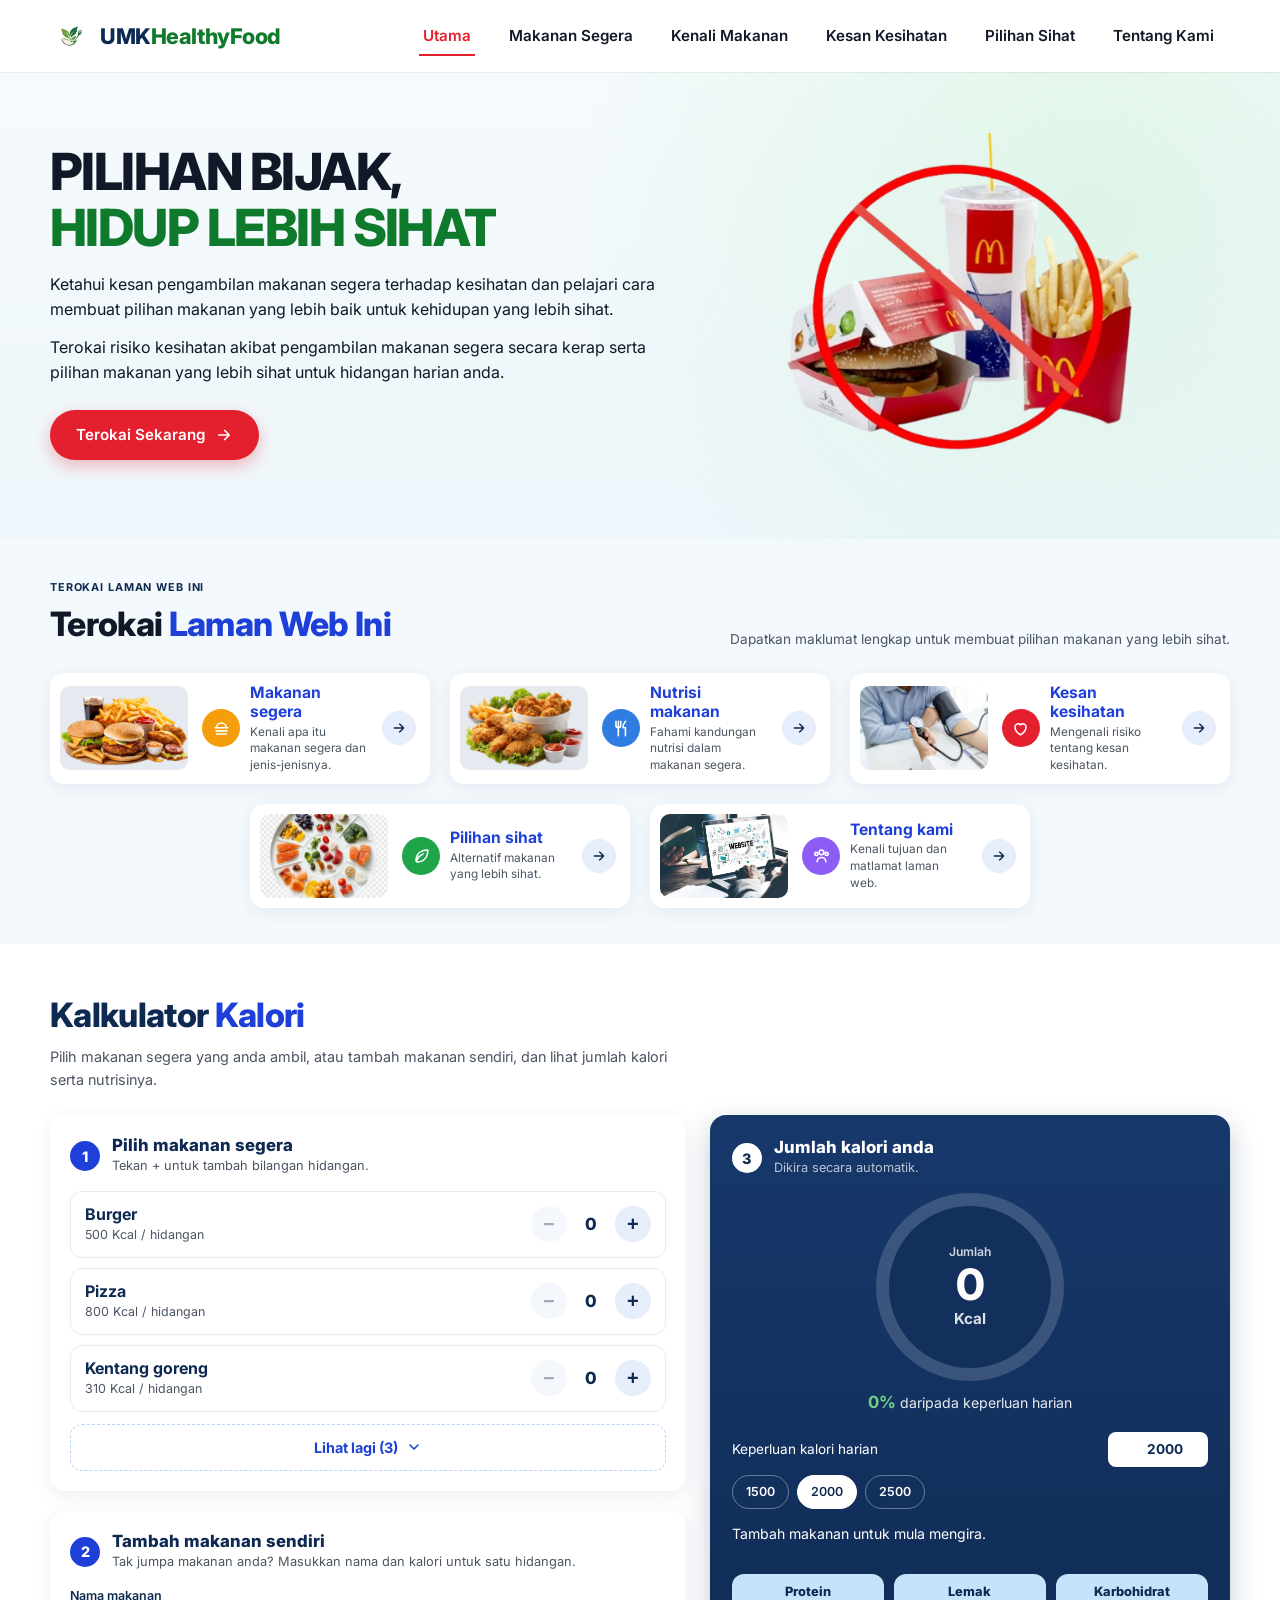
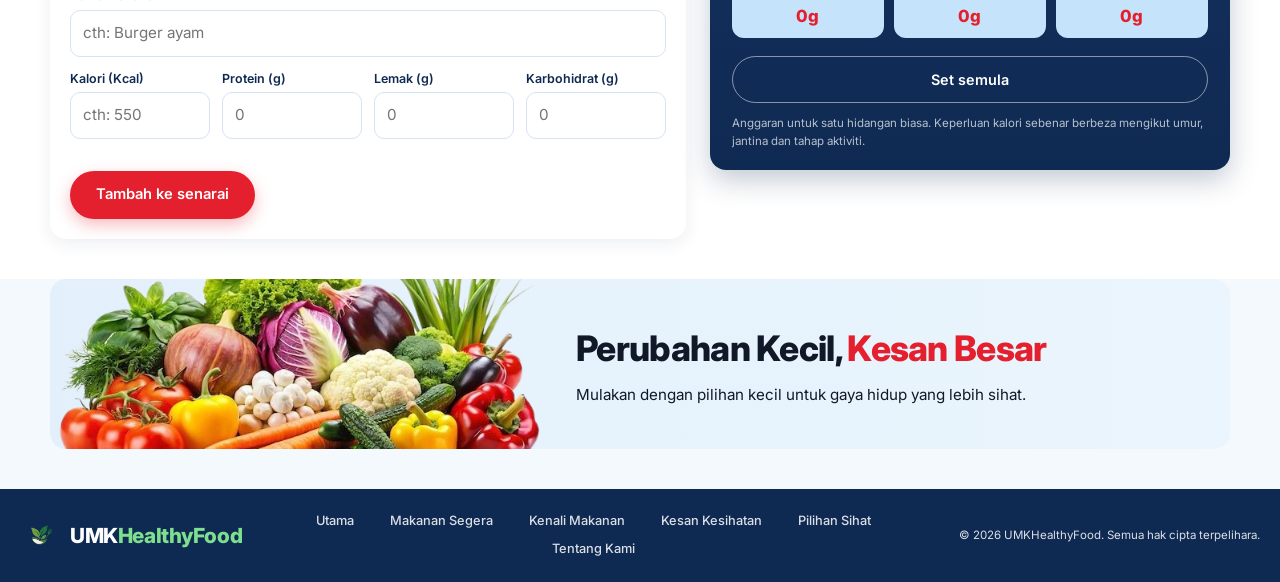
<file: index.html>
<!DOCTYPE html>
<html lang="ms">
<head>
  <meta charset="UTF-8">
  <meta name="viewport" content="width=device-width, initial-scale=1.0">
  <title>UMKHealthyFood </title>
  <link rel="preconnect" href="https://fonts.googleapis.com">
  <link rel="preconnect" href="https://fonts.gstatic.com" crossorigin>
  <link href="https://fonts.googleapis.com/css2?family=Inter:wght@400;500;600;700;800&display=swap" rel="stylesheet">
  <link rel="stylesheet" href="style.css">
  <link rel="stylesheet" href="makanan-segera.css">
  <link rel="stylesheet" href="kalkulator.css">
</head>
<body>

  <!-- NAVBAR -->
  <header class="navbar">
    <div class="container navbar__inner">
      <a href="index.html" class="brand">
        <img src="assets/logo.png" alt="" class="brand__logo">
        <span class="brand__text">UMK<span>HealthyFood</span></span>
      </a>

      <button class="nav-toggle" id="navToggle" aria-label="Buka menu" aria-expanded="false">
        <span></span><span></span><span></span>
      </button>

      <nav class="nav nav--underline" id="nav">
        <ul>
          <li><a href="index.html" class="active">Utama</a></li>
          <li><a href="makanan-segera.html">Makanan Segera</a></li>
          <li><a href="kenali-makanan.html">Kenali Makanan</a></li>
          <li><a href="kesan-kesihatan.html">Kesan Kesihatan</a></li>
          <li><a href="pilihan-sihat.html">Pilihan Sihat</a></li>
          <li><a href="tentang-kami.html">Tentang Kami</a></li>
        </ul>
      </nav>
    </div>
  </header>

  <main>
    <!-- HERO -->
    <section class="hero">
      <div class="container hero__inner">
        <div class="hero__text">
          <h1>PILIHAN BIJAK,<br><span>HIDUP LEBIH SIHAT</span></h1>
          <p class="hero__lead">Ketahui kesan pengambilan makanan segera terhadap kesihatan dan pelajari cara membuat pilihan makanan yang lebih baik untuk kehidupan yang lebih sihat.</p>
          <p>Terokai risiko kesihatan akibat pengambilan makanan segera secara kerap serta pilihan makanan yang lebih sihat untuk hidangan harian anda.</p>
          <a href="makanan-segera.html" class="btn">
            Terokai Sekarang
            <svg viewBox="0 0 24 24" aria-hidden="true"><path d="M5 12h14M13 6l6 6-6 6"/></svg>
          </a>
        </div>
        <div class="hero__image">
          <img src="assets/hero.png" alt="Makanan segera">
        </div>
      </div>
    </section>

    <!-- EXPLORE -->
    <section class="explore">
      <div class="container">
        <div class="explore__head">
          <div>
            <span class="eyebrow">Terokai laman web ini</span>
            <h2>Terokai <span>Laman Web Ini</span></h2>
          </div>
          <p>Dapatkan maklumat lengkap untuk membuat pilihan makanan yang lebih sihat.</p>
        </div>

        <div class="cards">
          <a href="makanan-segera.html" class="card">
            <img src="assets/burger.png" alt="" class="card__thumb">
            <div class="card__body">
              <span class="icon icon--orange">
                <svg viewBox="0 0 24 24"><path d="M4 11h16M5 15h14M6 19h12M6 11a6 6 0 0 1 12 0"/></svg>
              </span>
              <div>
                <h3>Makanan segera</h3>
                <p>Kenali apa itu makanan segera dan jenis-jenisnya.</p>
              </div>
            </div>
            <span class="arrow"><svg viewBox="0 0 24 24"><path d="M5 12h14M13 6l6 6-6 6"/></svg></span>
          </a>

          <a href="kenali-makanan.html" class="card">
            <img src="assets/makanan.png" alt="" class="card__thumb">
            <div class="card__body">
              <span class="icon icon--blue">
                <svg viewBox="0 0 24 24"><path d="M8 3v7M5 3v5a3 3 0 0 0 6 0V3M8 11v10M17 3c-2 2-3 5-3 8h3v10"/></svg>
              </span>
              <div>
                <h3>Nutrisi makanan</h3>
                <p>Fahami kandungan nutrisi dalam makanan segera.</p>
              </div>
            </div>
            <span class="arrow"><svg viewBox="0 0 24 24"><path d="M5 12h14M13 6l6 6-6 6"/></svg></span>
          </a>

          <a href="kesan-kesihatan.html" class="card">
            <img src="assets/kesihatan.jpg" alt="" class="card__thumb">
            <div class="card__body">
              <span class="icon icon--red">
                <svg viewBox="0 0 24 24"><path d="M12 20s-7-4.4-7-10a4 4 0 0 1 7-2.6A4 4 0 0 1 19 10c0 5.6-7 10-7 10z"/></svg>
              </span>
              <div>
                <h3>Kesan kesihatan</h3>
                <p>Mengenali risiko tentang kesan kesihatan.</p>
              </div>
            </div>
            <span class="arrow"><svg viewBox="0 0 24 24"><path d="M5 12h14M13 6l6 6-6 6"/></svg></span>
          </a>

          <a href="pilihan-sihat.html" class="card">
            <img src="assets/nutrisi.jpg" alt="" class="card__thumb">
            <div class="card__body">
              <span class="icon icon--green">
                <svg viewBox="0 0 24 24"><path d="M5 19c0-8 5-14 15-14 0 10-6 15-14 15M5 19c2-4 5-7 9-9"/></svg>
              </span>
              <div>
                <h3>Pilihan sihat</h3>
                <p>Alternatif makanan yang lebih sihat.</p>
              </div>
            </div>
            <span class="arrow"><svg viewBox="0 0 24 24"><path d="M5 12h14M13 6l6 6-6 6"/></svg></span>
          </a>

          <a href="tentang-kami.html" class="card">
            <img src="assets/website.jpg" alt="" class="card__thumb">
            <div class="card__body">
              <span class="icon icon--purple">
                <svg viewBox="0 0 24 24"><circle cx="12" cy="8" r="3"/><circle cx="5.5" cy="10" r="2"/><circle cx="18.5" cy="10" r="2"/><path d="M6.5 20c0-3.3 2.5-5.5 5.5-5.5s5.5 2.2 5.5 5.5"/></svg>
              </span>
              <div>
                <h3>Tentang kami</h3>
                <p>Kenali tujuan dan matlamat laman web.</p>
              </div>
            </div>
            <span class="arrow"><svg viewBox="0 0 24 24"><path d="M5 12h14M13 6l6 6-6 6"/></svg></span>
          </a>
        </div>
      </div>
    </section>

    <!-- KALKULATOR KALORI -->
    <section class="calc" id="kalkulator" data-state="ok">
      <div class="container">
        <div class="calc__head">
          <h2>Kalkulator <span>Kalori</span></h2>
          <p>Pilih makanan segera yang anda ambil, atau tambah makanan sendiri, dan lihat jumlah kalori serta nutrisinya.</p>
        </div>

        <div class="calc__grid">
          <div class="calc__left">

            <!-- 1. PILIH MAKANAN -->
            <div class="calc__card" id="calcList">
              <div class="calc__card-head">
                <span class="calc__step">1</span>
                <div>
                  <h3>Pilih makanan segera</h3>
                  <p>Tekan + untuk tambah bilangan hidangan.</p>
                </div>
              </div>

              <div class="calc__items">
              <div class="calc-row" data-kcal="500" data-protein="25" data-fat="26" data-carb="42">
                <div class="calc-row__info">
                  <h3>Burger</h3>
                  <p>500 Kcal / hidangan</p>
                  <span class="calc-row__sub" hidden></span>
                </div>
                <div class="stepper">
                  <button type="button" data-step="-1" aria-label="Kurangkan Burger" disabled>&minus;</button>
                  <output aria-label="Bilangan Burger">0</output>
                  <button type="button" data-step="1" aria-label="Tambah Burger">+</button>
                </div>
              </div>
              <div class="calc-row" data-kcal="800" data-protein="32" data-fat="30" data-carb="100">
                <div class="calc-row__info">
                  <h3>Pizza</h3>
                  <p>800 Kcal / hidangan</p>
                  <span class="calc-row__sub" hidden></span>
                </div>
                <div class="stepper">
                  <button type="button" data-step="-1" aria-label="Kurangkan Pizza" disabled>&minus;</button>
                  <output aria-label="Bilangan Pizza">0</output>
                  <button type="button" data-step="1" aria-label="Tambah Pizza">+</button>
                </div>
              </div>
              <div class="calc-row" data-kcal="310" data-protein="4" data-fat="15" data-carb="41">
                <div class="calc-row__info">
                  <h3>Kentang goreng</h3>
                  <p>310 Kcal / hidangan</p>
                  <span class="calc-row__sub" hidden></span>
                </div>
                <div class="stepper">
                  <button type="button" data-step="-1" aria-label="Kurangkan Kentang goreng" disabled>&minus;</button>
                  <output aria-label="Bilangan Kentang goreng">0</output>
                  <button type="button" data-step="1" aria-label="Tambah Kentang goreng">+</button>
                </div>
              </div>
              </div>

              <div class="calc__items" id="calcMore" hidden>
              <div class="calc-row" data-kcal="600" data-protein="40" data-fat="38" data-carb="25">
                <div class="calc-row__info">
                  <h3>Ayam goreng</h3>
                  <p>600 Kcal / hidangan</p>
                  <span class="calc-row__sub" hidden></span>
                </div>
                <div class="stepper">
                  <button type="button" data-step="-1" aria-label="Kurangkan Ayam goreng" disabled>&minus;</button>
                  <output aria-label="Bilangan Ayam goreng">0</output>
                  <button type="button" data-step="1" aria-label="Tambah Ayam goreng">+</button>
                </div>
              </div>
              <div class="calc-row" data-kcal="450" data-protein="12" data-fat="20" data-carb="56">
                <div class="calc-row__info">
                  <h3>Maggi</h3>
                  <p>450 Kcal / hidangan</p>
                  <span class="calc-row__sub" hidden></span>
                </div>
                <div class="stepper">
                  <button type="button" data-step="-1" aria-label="Kurangkan Maggi" disabled>&minus;</button>
                  <output aria-label="Bilangan Maggi">0</output>
                  <button type="button" data-step="1" aria-label="Tambah Maggi">+</button>
                </div>
              </div>
              <div class="calc-row" data-kcal="760" data-protein="12" data-fat="39" data-carb="90">
                <div class="calc-row__info">
                  <h3>Donut</h3>
                  <p>760 Kcal / hidangan</p>
                  <span class="calc-row__sub" hidden></span>
                </div>
                <div class="stepper">
                  <button type="button" data-step="-1" aria-label="Kurangkan Donut" disabled>&minus;</button>
                  <output aria-label="Bilangan Donut">0</output>
                  <button type="button" data-step="1" aria-label="Tambah Donut">+</button>
                </div>
              </div>
              </div>

              <button type="button" class="calc__more" id="calcMoreBtn" aria-expanded="false" aria-controls="calcMore">
                <span id="calcMoreText">Lihat lagi (3)</span>
                <svg viewBox="0 0 24 24" aria-hidden="true"><path d="M6 9l6 6 6-6"/></svg>
              </button>

              <div class="calc__custom-list" id="calcCustomWrap" hidden>
                <h4>Makanan tambahan anda</h4>
                <div class="calc__items" id="calcCustom"></div>
              </div>
            </div>

            <!-- 2. TAMBAH MAKANAN SENDIRI -->
            <form class="calc__card calc__custom" id="calcForm" autocomplete="off">
              <div class="calc__card-head">
                <span class="calc__step">2</span>
                <div>
                  <h3>Tambah makanan sendiri</h3>
                  <p>Tak jumpa makanan anda? Masukkan nama dan kalori untuk satu hidangan.</p>
                </div>
              </div>
              <div class="calc__fields">
                <label class="field field--wide">
                  <span>Nama makanan</span>
                  <input type="text" id="cName" maxlength="30" required placeholder="cth: Burger ayam">
                </label>
                <label class="field">
                  <span>Kalori (Kcal)</span>
                  <input type="number" id="cKcal" min="1" max="5000" step="1" inputmode="numeric" required placeholder="cth: 550">
                </label>
                <label class="field">
                  <span>Protein (g)</span>
                  <input type="number" id="cProtein" min="0" max="500" step="0.1" inputmode="decimal" placeholder="0">
                </label>
                <label class="field">
                  <span>Lemak (g)</span>
                  <input type="number" id="cFat" min="0" max="500" step="0.1" inputmode="decimal" placeholder="0">
                </label>
                <label class="field">
                  <span>Karbohidrat (g)</span>
                  <input type="number" id="cCarb" min="0" max="500" step="0.1" inputmode="decimal" placeholder="0">
                </label>
              </div>
              <p class="calc__error" id="cError" role="alert"></p>
              <button type="submit" class="calc__add">Tambah ke senarai</button>
            </form>
          </div>

          <!-- 3. JUMLAH KALORI -->
          <aside class="calc__result" id="calcResult">
            <div class="calc__card-head">
              <span class="calc__step">3</span>
              <div>
                <h3>Jumlah kalori anda</h3>
                <p>Dikira secara automatik.</p>
              </div>
            </div>

            <div class="calc__ring" id="calcRing">
              <div class="calc__ring-in">
                <span class="calc__ring-label">Jumlah</span>
                <strong id="calcTotal">0</strong>
                <span class="calc__ring-unit">Kcal</span>
              </div>
            </div>
            <p class="calc__pct"><strong id="calcPct">0%</strong> daripada keperluan harian</p>

            <label class="calc__target">
              <span>Keperluan kalori harian</span>
              <input type="number" id="calcTarget" value="2000" min="1000" max="5000" step="50" inputmode="numeric">
            </label>
            <div class="calc__chips" id="calcChips">
              <button type="button" data-target="1500">1500</button>
              <button type="button" data-target="2000" class="is-active">2000</button>
              <button type="button" data-target="2500">2500</button>
            </div>

            <p class="calc__msg" id="calcMsg" aria-live="polite">Tambah makanan untuk mula mengira.</p>

            <ul class="calc__breakdown" id="calcBreakdown" hidden></ul>

            <div class="calc__macros">
              <div class="calc__macro"><span>Protein</span><strong id="calcProtein">0g</strong></div>
              <div class="calc__macro"><span>Lemak</span><strong id="calcFat">0g</strong></div>
              <div class="calc__macro"><span>Karbohidrat</span><strong id="calcCarb">0g</strong></div>
            </div>

            <button type="button" class="calc__reset" id="calcReset">Set semula</button>
            <p class="calc__note">Anggaran untuk satu hidangan biasa. Keperluan kalori sebenar berbeza mengikut umur, jantina dan tahap aktiviti.</p>
          </aside>
        </div>

        <!-- Bar ringkas untuk mobile -->
        <a class="calc__mini" href="#calcResult" aria-label="Lihat ringkasan jumlah kalori">
          <div class="calc__mini-total">
            <span>Jumlah kalori</span>
            <strong id="miniTotal">0</strong><small>Kcal</small>
          </div>
          <div class="calc__mini-bar"><span id="miniBar"></span></div>
          <span class="calc__mini-link">Lihat</span>
        </a>
      </div>
    </section>

    <!-- BANNER -->
    <section class="banner-wrap">
      <div class="container">
        <div class="banner">
          <img src="assets/sayurr.png" alt="" class="banner__img">
          <div class="banner__text">
            <h2>Perubahan Kecil, <span>Kesan Besar</span></h2>
            <p>Mulakan dengan pilihan kecil untuk gaya hidup yang lebih sihat.</p>
          </div>
        </div>
      </div>
    </section>
  </main>

  <!-- FOOTER -->
  <footer class="footer footer--seg">
    <div class="seg-wide footer__inner">
      <a href="index.html" class="brand brand--light">
        <img src="assets/logo.png" alt="" class="brand__logo">
        <span class="brand__text">UMK<span>HealthyFood</span></span>
      </a>

      <ul class="footer__nav">
        <li><a href="index.html">Utama</a></li>
        <li><a href="makanan-segera.html">Makanan Segera</a></li>
        <li><a href="kenali-makanan.html">Kenali Makanan</a></li>
        <li><a href="kesan-kesihatan.html">Kesan Kesihatan</a></li>
        <li><a href="pilihan-sihat.html">Pilihan Sihat</a></li>
        <li><a href="tentang-kami.html">Tentang Kami</a></li>
      </ul>

      <p class="footer__copy">&copy; 2026 UMKHealthyFood. Semua hak cipta terpelihara.</p>
    </div>
  </footer>

  <script>
    const toggle = document.getElementById('navToggle');
    const nav = document.getElementById('nav');
    toggle.addEventListener('click', () => {
      const open = nav.classList.toggle('open');
      toggle.classList.toggle('open', open);
      toggle.setAttribute('aria-expanded', open);
    });

    // ---------- KALKULATOR KALORI ----------
    (function () {
      const root = document.getElementById('kalkulator');
      const list = document.getElementById('calcList');
      const more = document.getElementById('calcMore');
      const moreBtn = document.getElementById('calcMoreBtn');
      const moreText = document.getElementById('calcMoreText');
      const customBox = document.getElementById('calcCustom');
      const customWrap = document.getElementById('calcCustomWrap');
      const form = document.getElementById('calcForm');
      const errorEl = document.getElementById('cError');
      const targetInput = document.getElementById('calcTarget');
      const chips = document.getElementById('calcChips');
      const ring = document.getElementById('calcRing');
      const msg = document.getElementById('calcMsg');
      const breakdown = document.getElementById('calcBreakdown');
      const miniBar = document.getElementById('miniBar');
      const MAX_QTY = 20;
      const MAX_CUSTOM = 10;
      const STORAGE_KEY = 'umkhf-makanan-sendiri';

      const round1 = n => Math.round(n * 10) / 10;
      const fmt = n => n.toLocaleString('ms-MY');

      // ----- makanan tambahan pengguna -----
      function loadCustom() {
        try {
          const data = JSON.parse(localStorage.getItem(STORAGE_KEY) || '[]');
          if (!Array.isArray(data)) return [];
          return data.filter(i => i && typeof i.name === 'string' && Number.isFinite(i.kcal)).slice(0, MAX_CUSTOM);
        } catch (e) { return []; }
      }
      function saveCustom() {
        const items = [...customBox.querySelectorAll('.calc-row')].map(row => ({
          name: row.querySelector('h3').firstChild.textContent,
          kcal: Number(row.dataset.kcal),
          protein: Number(row.dataset.protein),
          fat: Number(row.dataset.fat),
          carb: Number(row.dataset.carb)
        }));
        try { localStorage.setItem(STORAGE_KEY, JSON.stringify(items)); } catch (e) { /* abaikan */ }
      }

      function el(tag, className, text) {
        const node = document.createElement(tag);
        if (className) node.className = className;
        if (text !== undefined) node.textContent = text;
        return node;
      }

      function createRow(item) {
        const row = el('div', 'calc-row calc-row--custom');
        row.dataset.kcal = item.kcal;
        row.dataset.protein = item.protein || 0;
        row.dataset.fat = item.fat || 0;
        row.dataset.carb = item.carb || 0;

        const title = el('h3', '', item.name);
        title.append(el('span', 'calc-row__tag', 'Tambahan'));
        const sub = el('span', 'calc-row__sub');
        sub.hidden = true;
        const info = el('div', 'calc-row__info');
        info.append(title, el('p', '', item.kcal + ' Kcal / hidangan'), sub);

        const stepper = el('div', 'stepper');
        const minus = el('button', '', '\u2212');
        minus.type = 'button'; minus.dataset.step = '-1'; minus.disabled = true;
        minus.setAttribute('aria-label', 'Kurangkan ' + item.name);
        const out = el('output', '', '0');
        out.setAttribute('aria-label', 'Bilangan ' + item.name);
        const plus = el('button', '', '+');
        plus.type = 'button'; plus.dataset.step = '1';
        plus.setAttribute('aria-label', 'Tambah ' + item.name);
        stepper.append(minus, out, plus);

        const remove = el('button', 'calc-row__remove', '\u00D7');
        remove.type = 'button'; remove.dataset.remove = '1';
        remove.setAttribute('aria-label', 'Buang ' + item.name);

        const actions = el('div', 'calc-row__actions');
        actions.append(stepper, remove);
        row.append(info, actions);
        return row;
      }

      function syncCustomWrap() {
        customWrap.hidden = customBox.children.length === 0;
      }

      // ----- kiraan & paparan -----
      function update() {
        let kcal = 0, protein = 0, fat = 0, carb = 0;
        const picked = [];

        list.querySelectorAll('.calc-row').forEach(row => {
          const q = Number(row.querySelector('output').textContent);
          const rowKcal = q * Number(row.dataset.kcal);
          kcal += rowKcal;
          protein += q * Number(row.dataset.protein);
          fat += q * Number(row.dataset.fat);
          carb += q * Number(row.dataset.carb);

          row.classList.toggle('is-selected', q > 0);
          row.querySelector('[data-step="-1"]').disabled = q <= 0;
          row.querySelector('[data-step="1"]').disabled = q >= MAX_QTY;

          const sub = row.querySelector('.calc-row__sub');
          sub.hidden = q === 0;
          sub.textContent = q > 0 ? q + ' \u00D7 ' + row.dataset.kcal + ' = ' + fmt(rowKcal) + ' Kcal' : '';

          if (q > 0) picked.push({ name: row.querySelector('h3').firstChild.textContent, q: q, kcal: rowKcal });
        });

        const target = Math.max(Number(targetInput.value) || 2000, 1);
        const pct = Math.round((kcal / target) * 100);
        const state = pct > 100 ? 'over' : pct >= 75 ? 'warn' : 'ok';

        root.dataset.state = state;
        ring.style.setProperty('--pct', Math.min(pct, 100));
        document.getElementById('calcTotal').textContent = fmt(kcal);
        document.getElementById('miniTotal').textContent = fmt(kcal);
        document.getElementById('calcPct').textContent = pct + '%';
        miniBar.style.width = Math.min(pct, 100) + '%';
        document.getElementById('calcProtein').textContent = round1(protein) + 'g';
        document.getElementById('calcFat').textContent = round1(fat) + 'g';
        document.getElementById('calcCarb').textContent = round1(carb) + 'g';

        if (kcal === 0) {
          msg.textContent = 'Tambah makanan untuk mula mengira.';
        } else if (state === 'over') {
          msg.textContent = 'Melebihi keperluan harian anda. Cuba kurangkan atau pilih alternatif lebih sihat.';
        } else if (state === 'warn') {
          msg.textContent = 'Hampir mencapai had keperluan harian anda.';
        } else {
          msg.textContent = 'Masih dalam had keperluan harian anda.';
        }

        // ringkasan makanan yang dipilih
        breakdown.textContent = '';
        picked.forEach(p => {
          const li = el('li');
          li.append(el('span', '', p.name + ' \u00D7 ' + p.q), el('strong', '', fmt(p.kcal) + ' Kcal'));
          breakdown.append(li);
        });
        breakdown.hidden = picked.length === 0;

        chips.querySelectorAll('button').forEach(b => {
          b.classList.toggle('is-active', Number(b.dataset.target) === target);
        });
      }

      // ----- Lihat lagi / Tunjuk kurang -----
      const moreCount = more.querySelectorAll('.calc-row').length;
      moreBtn.addEventListener('click', () => {
        const opening = more.hidden;
        more.hidden = !opening;
        moreBtn.setAttribute('aria-expanded', String(opening));
        moreText.textContent = opening ? 'Tunjuk kurang' : 'Lihat lagi (' + moreCount + ')';
      });

      // ----- klik + / - / buang (event delegation) -----
      list.addEventListener('click', e => {
        const btn = e.target.closest('button');
        const row = btn && btn.closest('.calc-row');
        if (!row) return;
        if (btn.dataset.remove) {
          row.remove();
          syncCustomWrap();
          saveCustom();
        } else if (btn.dataset.step) {
          const out = row.querySelector('output');
          const next = Number(out.textContent) + Number(btn.dataset.step);
          out.textContent = Math.min(Math.max(next, 0), MAX_QTY);
        }
        update();
      });

      // ----- borang makanan sendiri -----
      form.addEventListener('submit', e => {
        e.preventDefault();
        errorEl.textContent = '';

        const name = document.getElementById('cName').value.trim();
        const kcal = Number(document.getElementById('cKcal').value);
        const protein = Number(document.getElementById('cProtein').value) || 0;
        const fat = Number(document.getElementById('cFat').value) || 0;
        const carb = Number(document.getElementById('cCarb').value) || 0;

        if (!name) { errorEl.textContent = 'Sila masukkan nama makanan.'; return; }
        if (!Number.isFinite(kcal) || kcal < 1 || kcal > 5000) { errorEl.textContent = 'Kalori mesti antara 1 hingga 5000 Kcal.'; return; }
        if (protein < 0 || fat < 0 || carb < 0 || protein > 500 || fat > 500 || carb > 500) { errorEl.textContent = 'Nilai nutrisi mesti antara 0 hingga 500 g.'; return; }
        if (customBox.children.length >= MAX_CUSTOM) { errorEl.textContent = 'Maksimum ' + MAX_CUSTOM + ' makanan tambahan. Buang satu dahulu.'; return; }

        const row = createRow({ name: name, kcal: Math.round(kcal), protein: protein, fat: fat, carb: carb });
        row.querySelector('output').textContent = 1; // terus dikira 1 hidangan
        customBox.appendChild(row);
        syncCustomWrap();
        saveCustom();
        form.reset();
        document.getElementById('cName').focus();
        update();
      });

      // ----- sasaran kalori harian -----
      targetInput.addEventListener('input', update);
      chips.addEventListener('click', e => {
        const b = e.target.closest('button');
        if (!b) return;
        targetInput.value = b.dataset.target;
        update();
      });

      document.getElementById('calcReset').addEventListener('click', () => {
        list.querySelectorAll('.calc-row output').forEach(o => { o.textContent = 0; });
        update();
      });

      loadCustom().forEach(item => customBox.appendChild(createRow(item)));
      syncCustomWrap();
      update();
    })();
  </script>
</body>
</html>
</file>
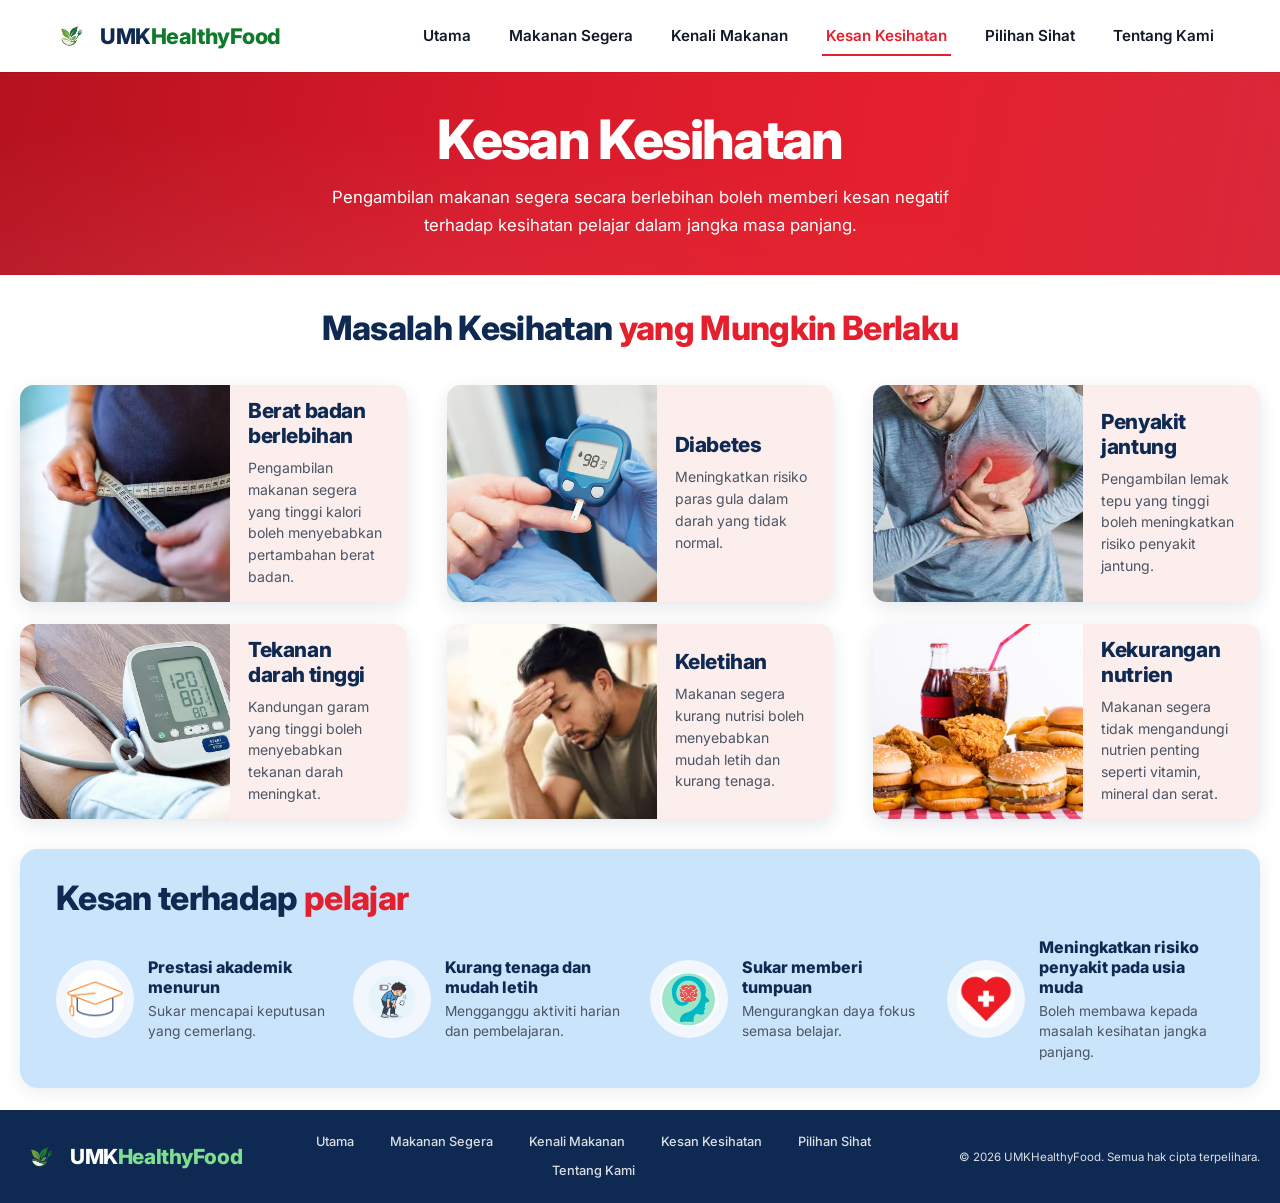
<file: kesan-kesihatan.html>
<!DOCTYPE html>
<html lang="ms">
<head>
  <meta charset="UTF-8">
  <meta name="viewport" content="width=device-width, initial-scale=1.0">
  <title>Kesan Kesihatan | UMKHealthyFood</title>
  <link rel="preconnect" href="https://fonts.googleapis.com">
  <link rel="preconnect" href="https://fonts.gstatic.com" crossorigin>
  <link href="https://fonts.googleapis.com/css2?family=Inter:wght@400;500;600;700;800&display=swap" rel="stylesheet">
  <link rel="stylesheet" href="style.css">
  <link rel="stylesheet" href="makanan-segera.css">
  <link rel="stylesheet" href="kesan-kesihatan.css">
</head>
<body>

  <!-- NAVBAR -->
  <header class="navbar">
    <div class="container navbar__inner">
      <a href="index.html" class="brand">
        <img src="assets/logo.png" alt="" class="brand__logo">
        <span class="brand__text">UMK<span>HealthyFood</span></span>
      </a>

      <nav class="nav nav--underline" id="nav">
        <ul>
          <li><a href="index.html">Utama</a></li>
          <li><a href="makanan-segera.html">Makanan Segera</a></li>
          <li><a href="kenali-makanan.html">Kenali Makanan</a></li>
          <li><a href="kesan-kesihatan.html" class="active">Kesan Kesihatan</a></li>
          <li><a href="pilihan-sihat.html">Pilihan Sihat</a></li>
          <li><a href="tentang-kami.html">Tentang Kami</a></li>
        </ul>
      </nav>

     
      <button class="nav-toggle" id="navToggle" aria-label="Buka menu" aria-expanded="false">
        <span></span><span></span><span></span>
      </button>
    </div>
  </header>

  <main>
    <!-- HERO -->
    <section class="ks-hero">
      <div class="container ks-hero__inner">
        <div class="ks-hero__text">
          <h1>Kesan Kesihatan</h1>
          <p>Pengambilan makanan segera secara berlebihan boleh memberi kesan negatif terhadap kesihatan pelajar dalam jangka masa panjang.</p>
        </div>
      </div>
     
    </section>

    <!-- MASALAH KESIHATAN -->
    <section class="ks-problems">
      <div class="ks-wide">
        <div class="ks-title">
          <h2>Masalah Kesihatan <span>yang Mungkin Berlaku</span></h2>
        </div>
        <div class="ks-grid">
          <article class="ks-card">
            <img src="assets/beratbadan.webp" alt="Berat badan berlebihan">
            <div class="ks-card__body">
              <h3>Berat badan berlebihan</h3>
              <p>Pengambilan makanan segera yang tinggi kalori boleh menyebabkan pertambahan berat badan.</p>
            </div>
          </article>
          <article class="ks-card">
            <img src="assets/diabetes.avif" alt="Diabetes">
            <div class="ks-card__body">
              <h3>Diabetes</h3>
              <p>Meningkatkan risiko paras gula dalam darah yang tidak normal.</p>
            </div>
          </article>
          <article class="ks-card">
            <img src="assets/penyakitjantung.jpg" alt="Penyakit jantung">
            <div class="ks-card__body">
              <h3>Penyakit jantung</h3>
              <p>Pengambilan lemak tepu yang tinggi boleh meningkatkan risiko penyakit jantung.</p>
            </div>
          </article>
          <article class="ks-card">
            <img src="assets/tekanandarah.jpg" alt="Tekanan darah tinggi">
            <div class="ks-card__body">
              <h3>Tekanan darah tinggi</h3>
              <p>Kandungan garam yang tinggi boleh menyebabkan tekanan darah meningkat.</p>
            </div>
          </article>
          <article class="ks-card">
            <img src="assets/keletihan.jpg" alt="Keletihan">
            <div class="ks-card__body">
              <h3>Keletihan</h3>
              <p>Makanan segera kurang nutrisi boleh menyebabkan mudah letih dan kurang tenaga.</p>
            </div>
          </article>
          <article class="ks-card">
            <img src="assets/kurangnutrien.jpg" alt="Kekurangan nutrien">
            <div class="ks-card__body">
              <h3>Kekurangan nutrien</h3>
              <p>Makanan segera tidak mengandungi nutrien penting seperti vitamin, mineral dan serat.</p>
            </div>
          </article>
        </div>
      </div>
    </section>

    <!-- KESAN TERHADAP PELAJAR -->
    <section class="ks-impact-wrap">
      <div class="ks-wide">
        <div class="ks-impact">
          <h2>Kesan terhadap <span>pelajar</span></h2>
          <div class="ks-impact__list">
          <div class="ks-item">
            <img src="assets/akademik.jpg" alt="">
            <div>
              <h3>Prestasi akademik menurun</h3>
              <p>Sukar mencapai keputusan yang cemerlang.</p>
            </div>
          </div>
          <div class="ks-item">
            <img src="assets/mudahletih.png" alt="">
            <div>
              <h3>Kurang tenaga dan mudah letih</h3>
              <p>Mengganggu aktiviti harian dan pembelajaran.</p>
            </div>
          </div>
          <div class="ks-item">
            <img src="assets/tumpuan.jpg" alt="">
            <div>
              <h3>Sukar memberi tumpuan</h3>
              <p>Mengurangkan daya fokus semasa belajar.</p>
            </div>
          </div>
          <div class="ks-item">
            <img src="assets/risikopenyakit.jpg" alt="">
            <div>
              <h3>Meningkatkan risiko penyakit pada usia muda</h3>
              <p>Boleh membawa kepada masalah kesihatan jangka panjang.</p>
            </div>
          </div>
          </div>
        </div>
      </div>
    </section>
  </main>

  <!-- FOOTER -->
  <footer class="footer footer--seg">
    <div class="ks-wide footer__inner">
      <a href="index.html" class="brand brand--light">
        <img src="assets/logo.png" alt="" class="brand__logo">
        <span class="brand__text">UMK<span>HealthyFood</span></span>
      </a>

      <ul class="footer__nav">
        <li><a href="index.html">Utama</a></li>
        <li><a href="makanan-segera.html">Makanan Segera</a></li>
        <li><a href="kenali-makanan.html">Kenali Makanan</a></li>
        <li><a href="kesan-kesihatan.html">Kesan Kesihatan</a></li>
        <li><a href="pilihan-sihat.html">Pilihan Sihat</a></li>
        <li><a href="tentang-kami.html">Tentang Kami</a></li>
      </ul>

      <p class="footer__copy">&copy; 2026 UMKHealthyFood. Semua hak cipta terpelihara.</p>
    </div>
  </footer>

  <script>
    const toggle = document.getElementById('navToggle');
    const nav = document.getElementById('nav');
    toggle.addEventListener('click', () => {
      const open = nav.classList.toggle('open');
      toggle.classList.toggle('open', open);
      toggle.setAttribute('aria-expanded', open);
    });
  </script>
</body>
</html>
</file>
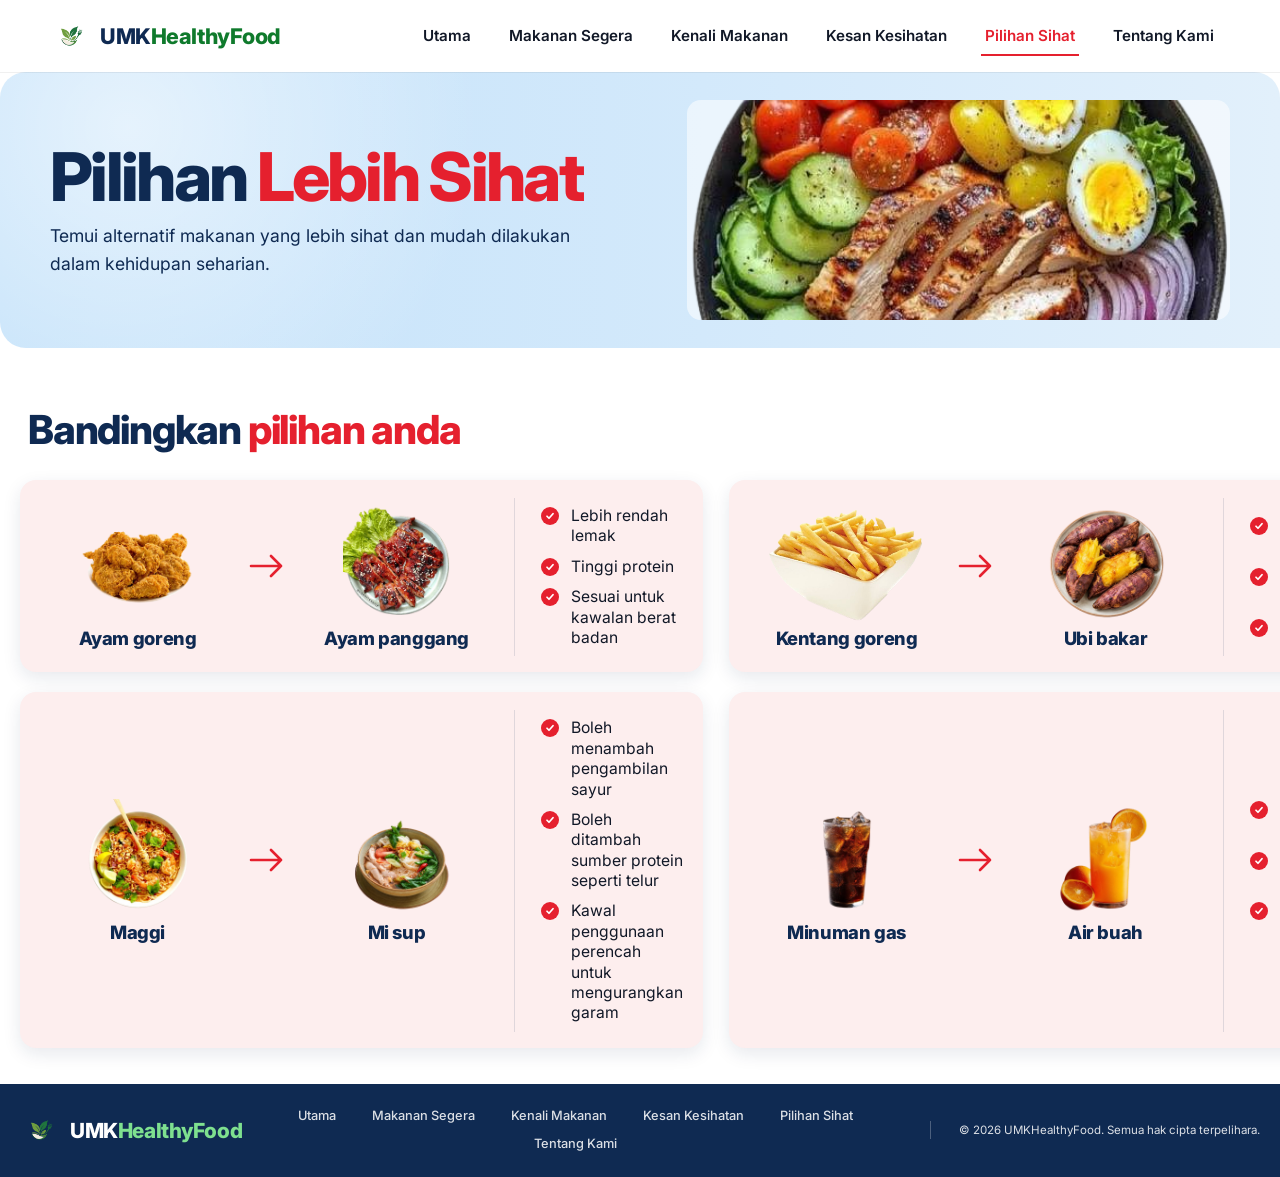
<file: pilihan-sihat.html>
<!DOCTYPE html>
<html lang="ms">
<head>
  <meta charset="UTF-8">
  <meta name="viewport" content="width=device-width, initial-scale=1.0">
  <title>Pilihan Sihat | UMKHealthyFood</title>
  <link rel="preconnect" href="https://fonts.googleapis.com">
  <link rel="preconnect" href="https://fonts.gstatic.com" crossorigin>
  <link href="https://fonts.googleapis.com/css2?family=Inter:wght@400;500;600;700;800&display=swap" rel="stylesheet">
  <link rel="stylesheet" href="style.css">
  <link rel="stylesheet" href="makanan-segera.css">
  <link rel="stylesheet" href="pilihan-sihat.css">
</head>
<body>

  <!-- NAVBAR -->
  <header class="navbar">
    <div class="container navbar__inner">
      <a href="index.html" class="brand">
        <img src="assets/logo.png" alt="" class="brand__logo">
        <span class="brand__text">UMK<span>HealthyFood</span></span>
      </a>

      <nav class="nav nav--underline" id="nav">
        <ul>
          <li><a href="index.html">Utama</a></li>
          <li><a href="makanan-segera.html">Makanan Segera</a></li>
          <li><a href="kenali-makanan.html">Kenali Makanan</a></li>
          <li><a href="kesan-kesihatan.html">Kesan Kesihatan</a></li>
          <li><a href="pilihan-sihat.html" class="active">Pilihan Sihat</a></li>
          <li><a href="tentang-kami.html">Tentang Kami</a></li>
        </ul>
      </nav>

      
      <button class="nav-toggle" id="navToggle" aria-label="Buka menu" aria-expanded="false">
        <span></span><span></span><span></span>
      </button>
    </div>
  </header>

  <main>
    <!-- HERO -->
    <section class="ps-hero">
      <div class="container ps-hero__inner">
        <div class="ps-hero__text">
          <h1>Pilihan <span>Lebih Sihat</span></h1>
          <p>Temui alternatif makanan yang lebih sihat dan mudah dilakukan dalam kehidupan seharian.</p>
        </div>
        <div class="ps-hero__image">
          <!-- Letak gambar landscape di sini (assets/hero.jpg) -->
          <img src="assets/makanansihat.png" alt="">
        </div>
      </div>
    </section>

    <!-- BANDINGKAN -->
    <section class="ps-compare">
      <div class="ps-wide">
        <h2 class="ps-title">Bandingkan <span>pilihan anda</span></h2>
        <div class="ps-grid">
          <article class="ps-card">
            <div class="ps-swap">
              <div class="ps-food">
                <img src="assets/ayam.png" alt="Ayam goreng">
                <h3>Ayam goreng</h3>
              </div>
              <svg class="ps-arrow" viewBox="0 0 40 32" aria-hidden="true"><path d="M4 16h30M24 6l10 10-10 10"/></svg>
              <div class="ps-food">
                <img src="assets/ayampanggang.png" alt="Ayam panggang">
                <h3>Ayam panggang</h3>
              </div>
            </div>
            <ul class="ps-points">
              <li>Lebih rendah lemak</li>
              <li>Tinggi protein</li>
              <li>Sesuai untuk kawalan berat badan</li>
            </ul>
          </article>
          <article class="ps-card">
            <div class="ps-swap">
              <div class="ps-food">
                <img src="assets/kentang.png" alt="Kentang goreng">
                <h3>Kentang goreng</h3>
              </div>
              <svg class="ps-arrow" viewBox="0 0 40 32" aria-hidden="true"><path d="M4 16h30M24 6l10 10-10 10"/></svg>
              <div class="ps-food">
                <img src="assets/ubibakar.png" alt="Ubi bakar">
                <h3>Ubi bakar</h3>
              </div>
            </div>
            <ul class="ps-points">
              <li>Lebih tinggi serat</li>
              <li>Lebih mengenyangkan</li>
              <li>Kurang kalori</li>
            </ul>
          </article>
          <article class="ps-card">
            <div class="ps-swap">
              <div class="ps-food">
                <img src="assets/maggi.png" alt="Maggi">
                <h3>Maggi</h3>
              </div>
              <svg class="ps-arrow" viewBox="0 0 40 32" aria-hidden="true"><path d="M4 16h30M24 6l10 10-10 10"/></svg>
              <div class="ps-food">
                <img src="assets/meesup.png" alt="Mi sup">
                <h3>Mi sup</h3>
              </div>
            </div>
            <ul class="ps-points">
              <li>Boleh menambah pengambilan sayur</li>
              <li>Boleh ditambah sumber protein seperti telur</li>
              <li>Kawal penggunaan perencah untuk mengurangkan garam</li>
            </ul>
          </article>
          <article class="ps-card">
            <div class="ps-swap">
              <div class="ps-food">
                <img src="assets/airgas.png" alt="Minuman gas">
                <h3>Minuman gas</h3>
              </div>
              <svg class="ps-arrow" viewBox="0 0 40 32" aria-hidden="true"><path d="M4 16h30M24 6l10 10-10 10"/></svg>
              <div class="ps-food">
                <img src="assets/airbuah.png" alt="Air buah">
                <h3>Air buah</h3>
              </div>
            </div>
            <ul class="ps-points">
              <li>Tiada gula tambahan</li>
              <li>Lebih menyegarkan</li>
              <li>Pilihan lebih sihat</li>
            </ul>
          </article>
        </div>
      </div>
    </section>
  </main>

  <!-- FOOTER -->
  <footer class="footer footer--seg">
    <div class="ps-wide footer__inner">
      <a href="index.html" class="brand brand--light">
        <img src="assets/logo.png" alt="" class="brand__logo">
        <span class="brand__text">UMK<span>HealthyFood</span></span>
      </a>

      <ul class="footer__nav">
        <li><a href="index.html">Utama</a></li>
        <li><a href="makanan-segera.html">Makanan Segera</a></li>
        <li><a href="kenali-makanan.html">Kenali Makanan</a></li>
        <li><a href="kesan-kesihatan.html">Kesan Kesihatan</a></li>
        <li><a href="pilihan-sihat.html">Pilihan Sihat</a></li>
        <li><a href="tentang-kami.html">Tentang Kami</a></li>
      </ul>

      <p class="footer__copy">&copy; 2026 UMKHealthyFood. Semua hak cipta terpelihara.</p>
    </div>
  </footer>

  <script>
    const toggle = document.getElementById('navToggle');
    const nav = document.getElementById('nav');
    toggle.addEventListener('click', () => {
      const open = nav.classList.toggle('open');
      toggle.classList.toggle('open', open);
      toggle.setAttribute('aria-expanded', open);
    });
  </script>
</body>
</html>
</file>
<file: style.css>
:root {
  --green: #0f7a2c;
  --green-light: #e8f5ea;
  --blue: #1e40d8;
  --blue-soft: #e6eefc;
  --red: #e5202e;
  --navy: #0f2a52;
  --text: #111827;
  --muted: #4b5563;
  --bg: #f4f9fd;
  --white: #ffffff;
  --radius: 14px;
  --shadow: 0 4px 18px rgba(15, 42, 82, 0.08);
}

* { margin: 0; padding: 0; box-sizing: border-box; }

html { scroll-behavior: smooth; }

body {
  font-family: 'Inter', system-ui, -apple-system, 'Segoe UI', sans-serif;
  color: var(--text);
  background: var(--white);
  line-height: 1.6;
  -webkit-font-smoothing: antialiased;
}

img { max-width: 100%; display: block; background: #e5eaf0; }
a { color: inherit; text-decoration: none; }
ul { list-style: none; }

.container { width: min(1180px, 100% - 40px); margin-inline: auto; }

/* ---------- NAVBAR ---------- */
.navbar {
  position: sticky;
  top: 0;
  z-index: 100;
  background: var(--white);
  box-shadow: 0 1px 0 rgba(0, 0, 0, 0.06);
}
.navbar__inner {
  display: flex;
  align-items: center;
  justify-content: space-between;
  gap: 24px;
  min-height: 72px;
}

.brand { display: flex; align-items: center; gap: 8px; }
.brand__logo { width: 42px; height: 42px; object-fit: contain; background: transparent; }
.brand__text { font-size: 1.35rem; font-weight: 800; letter-spacing: -0.02em; color: var(--navy); }
.brand__text span { color: var(--green); }
.brand--light .brand__text { color: var(--white); }
.brand--light .brand__text span { color: #7ee08f; }

.nav ul { display: flex; align-items: center; gap: 6px; }
.nav a {
  display: block;
  padding: 8px 16px;
  font-size: 0.95rem;
  font-weight: 600;
  border-radius: 10px;
  transition: background 0.2s, color 0.2s;
}
.nav a:hover { background: var(--blue-soft); color: var(--blue); }
.nav a.active { background: var(--blue-soft); color: var(--navy); }

.nav-toggle {
  display: none;
  width: 44px;
  height: 44px;
  border: 0;
  background: transparent;
  cursor: pointer;
  flex-direction: column;
  justify-content: center;
  align-items: center;
  gap: 5px;
}
.nav-toggle span {
  width: 22px;
  height: 2px;
  background: var(--navy);
  border-radius: 2px;
  transition: transform 0.25s, opacity 0.25s;
}
.nav-toggle.open span:nth-child(1) { transform: translateY(7px) rotate(45deg); }
.nav-toggle.open span:nth-child(2) { opacity: 0; }
.nav-toggle.open span:nth-child(3) { transform: translateY(-7px) rotate(-45deg); }

/* ---------- HERO ---------- */
.hero {
  background:
    radial-gradient(circle at 85% 30%, rgba(126, 224, 143, 0.18), transparent 45%),
    linear-gradient(180deg, #f5fafc 0%, #eef6fb 100%);
  overflow: hidden;
}
.hero__inner {
  display: grid;
  grid-template-columns: 1.1fr 0.9fr;
  align-items: center;
  gap: 32px;
  padding: 36px 0 44px;
}
.hero__leaf { width: 44px; height: 44px; object-fit: contain; background: transparent; margin-bottom: 4px; }
.hero h1 {
  font-size: clamp(2.2rem, 5vw, 3.2rem);
  line-height: 1.1;
  font-weight: 800;
  letter-spacing: -0.03em;
  margin-bottom: 16px;
}
.hero h1 span { color: var(--green); }
.hero__text p { font-size: 1rem; color: var(--text); max-width: 640px; margin-bottom: 12px; }
.hero__lead { font-size: 0.95rem; }

.btn {
  display: inline-flex;
  align-items: center;
  gap: 10px;
  margin-top: 12px;
  padding: 13px 26px;
  background: var(--red);
  color: var(--white);
  font-weight: 600;
  font-size: 0.95rem;
  border-radius: 999px;
  box-shadow: 0 6px 16px rgba(229, 32, 46, 0.3);
  transition: transform 0.2s, box-shadow 0.2s;
}
.btn:hover { transform: translateY(-2px); box-shadow: 0 10px 22px rgba(229, 32, 46, 0.35); }
.btn svg { width: 18px; height: 18px; fill: none; stroke: currentColor; stroke-width: 2.2; stroke-linecap: round; stroke-linejoin: round; }

.hero__image img {
  width: 100%;
  aspect-ratio: 4 / 3;
  object-fit: contain;
  background: transparent;
}

/* ---------- EXPLORE ---------- */
.explore { background: var(--bg); padding: 40px 0 36px; }
.explore__head {
  display: flex;
  align-items: flex-end;
  justify-content: space-between;
  gap: 24px;
  margin-bottom: 22px;
}
.eyebrow {
  display: block;
  font-size: 0.68rem;
  font-weight: 700;
  letter-spacing: 0.08em;
  text-transform: uppercase;
  color: var(--navy);
}
.explore h2 { font-size: clamp(1.6rem, 3.5vw, 2.1rem); font-weight: 800; letter-spacing: -0.02em; }
.explore h2 span { color: var(--blue); }
.explore__head p { font-size: 0.85rem; color: var(--muted); max-width: 520px; }

.cards { display: flex; flex-wrap: wrap; justify-content: center; gap: 20px; }
.card {
  flex: 0 0 calc((100% - 40px) / 3);
  display: flex;
  align-items: center;
  gap: 14px;
  padding: 10px 14px 10px 10px;
  background: var(--white);
  border-radius: var(--radius);
  box-shadow: var(--shadow);
  transition: transform 0.2s, box-shadow 0.2s;
}
.card:hover { transform: translateY(-3px); box-shadow: 0 10px 26px rgba(15, 42, 82, 0.14); }
.card__thumb { width: 128px; height: 84px; object-fit: cover; border-radius: 10px; flex-shrink: 0; }
.card__body { display: flex; align-items: center; gap: 10px; flex: 1; min-width: 0; }
.card h3 { font-size: 0.98rem; font-weight: 700; color: var(--blue); line-height: 1.25; }
.card p { font-size: 0.74rem; color: var(--muted); line-height: 1.4; margin-top: 2px; }

.icon {
  width: 38px;
  height: 38px;
  border-radius: 50%;
  display: grid;
  place-items: center;
  flex-shrink: 0;
}
.icon svg { width: 19px; height: 19px; fill: none; stroke: var(--white); stroke-width: 2; stroke-linecap: round; stroke-linejoin: round; }
.icon--orange { background: #f59e0b; }
.icon--blue { background: #2f7de1; }
.icon--red { background: var(--red); }
.icon--green { background: #1fa44a; }
.icon--purple { background: #8b5cf6; }

.arrow {
  width: 34px;
  height: 34px;
  border-radius: 50%;
  background: var(--blue-soft);
  display: grid;
  place-items: center;
  flex-shrink: 0;
  transition: background 0.2s;
}
.arrow svg { width: 16px; height: 16px; fill: none; stroke: var(--navy); stroke-width: 2.2; stroke-linecap: round; stroke-linejoin: round; }
.card:hover .arrow { background: var(--blue); }
.card:hover .arrow svg { stroke: var(--white); }

/* ---------- BANNER ---------- */
.banner-wrap { background: var(--bg); padding: 0 0 40px; }
.banner {
  display: grid;
  grid-template-columns: 0.9fr 1.1fr;
  align-items: center;
  gap: 24px;
  padding: 0 40px 0 0;
  background: linear-gradient(90deg, #e3f0fb 0%, #eaf5fd 100%);
  border-radius: 16px;
  overflow: hidden;
  min-height: 150px;
}
.banner__img { width: 100%; height: 100%; max-height: 170px; object-fit: cover; background: transparent; }
.banner h2 { font-size: clamp(1.4rem, 3vw, 2.2rem); font-weight: 800; letter-spacing: -0.02em; }
.banner h2 span { color: var(--red); }
.banner p { margin-top: 6px; font-size: 0.95rem; }

/* ---------- FOOTER ---------- */
.footer { background: var(--navy); color: var(--white); padding: 18px 0; }
.footer__inner { display: flex; align-items: center; justify-content: space-between; gap: 24px; }
.footer__nav { display: flex; flex-wrap: wrap; justify-content: center; }
.footer__nav li + li { border-left: 1px solid rgba(255, 255, 255, 0.35); }
.footer__nav a { display: block; padding: 2px 22px; font-size: 0.8rem; font-weight: 500; opacity: 0.9; }
.footer__nav a:hover { opacity: 1; text-decoration: underline; }

/* ---------- TABLET ---------- */
@media (max-width: 1024px) {
  .card { flex: 0 0 calc((100% - 20px) / 2); }
  .hero__inner { grid-template-columns: 1fr 1fr; }
  .nav a { padding: 8px 10px; font-size: 0.88rem; }
}

/* ---------- MOBILE ---------- */
@media (max-width: 860px) {
  .nav-toggle { display: flex; }

  .nav {
    position: absolute;
    top: 100%;
    left: 0;
    right: 0;
    background: var(--white);
    box-shadow: 0 12px 24px rgba(15, 42, 82, 0.12);
    max-height: 0;
    overflow: hidden;
    transition: max-height 0.3s ease;
  }
  .nav.open { max-height: 420px; }
  .nav ul { flex-direction: column; align-items: stretch; gap: 2px; padding: 12px 20px 18px; }
  .nav a { padding: 12px 14px; font-size: 1rem; }

  .hero__inner { grid-template-columns: 1fr; padding: 28px 0 32px; }
  .hero__image { order: -1; max-width: 420px; margin-inline: auto; }

  .explore__head { flex-direction: column; align-items: flex-start; gap: 8px; }

  .banner { grid-template-columns: 1fr; padding: 0 20px 24px; text-align: center; }
  .banner__img { max-height: 150px; margin-inline: -20px; width: calc(100% + 40px); }

  .footer__inner { flex-direction: column; text-align: center; gap: 14px; }
  .footer__nav a { padding: 4px 12px; }
}

@media (max-width: 560px) {
  .card { flex: 0 0 100%; }
  .card__thumb { width: 104px; height: 78px; }
  .btn { width: 100%; justify-content: center; }
  .footer__nav { gap: 2px 0; }
}
</file>
<file: makanan-segera.css>
/* =========================================================
   makanan-segera.css
   Letak SELEPAS style.css. Guna variable & gaya asas yang sama
   (warna, radius, shadow, .container, .navbar, .brand, .nav).
   Fail ini juga dikongsi oleh halaman lain untuk navbar (garis
   bawah merah + ikon carian) dan asas footer (.footer--seg).
   ========================================================= */

/* Lebar bekas footer (sama dengan .ks-wide di kesan-kesihatan.css) */
.seg-wide { width: min(1440px, 100% - 40px); margin-inline: auto; }

/* ---------- NAVBAR (tambahan: underline aktif + ikon carian) ---------- */
.nav--underline a.active {
  background: transparent;
  color: var(--red);
  border-radius: 0;
  padding-inline: 4px;
  margin-inline: 12px;
  box-shadow: inset 0 -2px 0 var(--red);
}
.nav--underline a:hover { background: transparent; color: var(--red); }

.nav-search {
  width: 40px;
  height: 40px;
  display: grid;
  place-items: center;
  border: 0;
  background: transparent;
  color: var(--navy);
  border-radius: 50%;
  cursor: pointer;
  flex-shrink: 0;
  transition: background 0.2s;
}
.nav-search:hover { background: var(--blue-soft); }
.nav-search svg { width: 22px; height: 22px; fill: none; stroke: currentColor; stroke-width: 2; stroke-linecap: round; stroke-linejoin: round; }

/* ---------- HERO ---------- */
.seg-hero {
  position: relative;
  overflow: hidden;
  min-height: 302px;
  background:
    radial-gradient(circle at 5% 10%, rgba(120, 180, 240, 0.35), transparent 22%),
    linear-gradient(90deg, #cfe6fb 0%, #bfdcf8 55%, #d4e8fa 100%);
}
.seg-hero__inner {
  position: relative;
  z-index: 2;
  min-height: 302px;
  display: grid;
  grid-template-columns: minmax(0, 1fr) minmax(0, 46%);
  align-items: center;
  gap: 48px;
}
.seg-hero__text { max-width: 560px; padding: 32px 0; }
.seg-hero h1 {
  font-size: clamp(2.8rem, 6vw, 4.6rem);
  line-height: 0.95;
  font-weight: 800;
  letter-spacing: -0.04em;
  color: var(--navy);
  margin-bottom: 18px;
}
.seg-hero h1 span { display: block; color: var(--red); }
.seg-hero p { font-size: 1.05rem; line-height: 1.7; color: var(--navy); max-width: 520px; }

.seg-hero__leaf-left {
  position: absolute;
  left: 0;
  bottom: 0;
  width: 150px;
  height: 180px;
  background: url("assets/daun-kiri.png") left bottom / contain no-repeat;
  z-index: 1;
}
.seg-hero__image {
  position: relative;
  height: 230px;
  display: grid;
  place-items: center;
  border-radius: 14px;
  background: rgba(255, 255, 255, 0.55);
  overflow: hidden;
}
.seg-hero__image img {
  position: relative;
  display: block;
  width: 100%;
  height: 100%;
  object-fit: cover;
  background: transparent;
}

/* ---------- INFO BOX ---------- */
.seg-main { padding: 18px 0 40px; background: var(--white); }

.seg-info {
  position: relative;
  display: grid;
  grid-template-columns: auto 1px 1fr;
  align-items: center;
  gap: 28px;
  padding: 22px 80px 22px 54px;
  background: #fde4e4;
  border-radius: 20px;
}
.seg-info__icon {
  position: relative;
  width: 82px;
  height: 82px;
  border-radius: 50%;
  background: var(--red);
  display: grid;
  place-items: center;
  color: var(--white);
  font-size: 2.8rem;
  font-weight: 800;
  line-height: 1;
}
.seg-info__line { width: 1px; height: 80px; background: var(--red); opacity: 0.7; }
.seg-info h2 { font-size: 1.45rem; font-weight: 800; letter-spacing: -0.02em; color: var(--red); margin-bottom: 2px; }
.seg-info p { font-size: 0.98rem; line-height: 1.6; max-width: 800px; }

/* ---------- JENIS-JENIS ---------- */
.seg-types__head {
  position: relative;
  display: flex;
  align-items: center;
  gap: 8px;
  margin: 18px 0 18px 14px;
}
.seg-types__head h2 { font-size: clamp(1.6rem, 3.5vw, 2.3rem); font-weight: 800; letter-spacing: -0.03em; color: var(--navy); }

.seg-grid { display: grid; grid-template-columns: repeat(3, 1fr); gap: 24px 26px; }
.seg-card {
  display: block;
  border-radius: 14px;
  overflow: hidden;
  background: #d3e7fb;
  box-shadow: var(--shadow);
  transition: transform 0.2s, box-shadow 0.2s;
}
.seg-card:hover { transform: translateY(-3px); box-shadow: 0 10px 26px rgba(15, 42, 82, 0.16); }
.seg-card img { width: 100%; height: 180px; object-fit: contain; background: #e9f3fd; }
.seg-card h3 { padding: 11px 12px 13px; text-align: center; font-size: 1.1rem; font-weight: 800; color: var(--navy); letter-spacing: -0.01em; }

/* ---------- FOOTER (dikongsi: .footer--seg; hak cipta: .footer__copy) ---------- */
.footer--seg .footer__inner { gap: 32px; }
.footer--seg .brand__text { font-size: 1.3rem; }
.footer--seg .footer__nav li + li { border-left: 0; }
.footer--seg .footer__nav a { padding: 4px 18px; font-size: 0.8rem; opacity: 0.85; }
.footer--seg .footer__nav a.active { opacity: 1; font-weight: 600; box-shadow: inset 0 -2px 0 var(--white); padding-inline: 0; margin-inline: 18px; }
.footer--seg .footer__nav a:hover { text-decoration: none; opacity: 1; }
.footer__copy { font-size: 0.72rem; opacity: 0.85; white-space: nowrap; }

/* ---------- TABLET ---------- */
@media (max-width: 1024px) {
  .seg-grid { gap: 20px; }
  .seg-info { padding-right: 70px; }
  .footer__copy { white-space: normal; }
}

/* ---------- MOBILE ---------- */
@media (max-width: 860px) {
  .nav--underline a.active { margin-inline: 0; box-shadow: none; background: var(--blue-soft); color: var(--red); padding: 12px 14px; border-radius: 10px; }
  .navbar__inner { gap: 8px; }
  .nav-search { margin-left: auto; }

  .seg-hero { min-height: 0; }
  .seg-hero__inner { min-height: 0; grid-template-columns: 1fr; gap: 16px; padding-bottom: 20px; }
  .seg-hero__image { height: 190px; }
  .seg-hero__text { max-width: none; padding: 28px 0 0; }
  .seg-hero__leaf-left { display: none; }

  .seg-info { grid-template-columns: auto 1fr; padding: 20px; gap: 16px; }
  .seg-info__line { display: none; }
  .seg-info__icon { width: 64px; height: 64px; font-size: 2.2rem; }

  .seg-grid { grid-template-columns: repeat(2, 1fr); }

  .footer--seg .footer__nav a.active { margin-inline: 12px; padding-inline: 0; }
}

@media (max-width: 560px) {
  .seg-grid { grid-template-columns: 1fr; }
  .seg-card img { height: 170px; }
  .seg-info { grid-template-columns: 1fr; text-align: center; justify-items: center; }
}
</file>
<file: kalkulator.css>
/* =========================================================
   kalkulator.css
   Kalkulator kalori untuk index.html.
   Letak SELEPAS style.css (guna variable warna yang sama).
   ========================================================= */

.calc {
  --ring: #7ee08f; /* warna palang/gelang: hijau -> kuning -> merah */
  background: var(--white);
  padding: 44px 0 40px;
}
.calc[data-state="warn"] { --ring: #ffd166; }
.calc[data-state="over"] { --ring: #ff6b6b; }
.calc [hidden] { display: none !important; }

.calc__head { margin-bottom: 24px; }
.calc__head h2 { font-size: clamp(1.6rem, 3.5vw, 2.1rem); font-weight: 800; letter-spacing: -0.02em; color: var(--navy); }
.calc__head h2 span { color: var(--blue); }
.calc__head p { margin-top: 4px; font-size: 0.9rem; color: var(--muted); max-width: 640px; }

.calc__grid { display: grid; grid-template-columns: 1.1fr 0.9fr; gap: 24px; align-items: start; }
.calc__left { display: grid; gap: 20px; min-width: 0; }

/* ---------- KAD & TAJUK LANGKAH ---------- */
.calc__card { background: var(--white); border-radius: 16px; box-shadow: var(--shadow); padding: 20px; }
.calc__card-head { display: flex; align-items: center; gap: 12px; margin-bottom: 14px; }
.calc__step {
  width: 30px;
  height: 30px;
  flex-shrink: 0;
  display: grid;
  place-items: center;
  border-radius: 50%;
  background: var(--blue);
  color: var(--white);
  font-size: 0.9rem;
  font-weight: 800;
}
.calc__card-head h3 { font-size: 1.05rem; font-weight: 800; color: var(--navy); line-height: 1.25; }
.calc__card-head p { font-size: 0.8rem; color: var(--muted); }

/* ---------- SENARAI MAKANAN ---------- */
.calc__items { display: grid; gap: 10px; }
.calc__items + .calc__items { margin-top: 10px; }

.calc-row {
  display: flex;
  align-items: center;
  justify-content: space-between;
  gap: 12px;
  padding: 12px 14px;
  border: 1.5px solid #e3edf8;
  border-radius: 12px;
  background: var(--white);
  transition: border-color 0.2s, background 0.2s;
}
.calc-row.is-selected { border-color: var(--blue); background: #f3f7ff; }
.calc-row__info { min-width: 0; }
.calc-row__info h3 { font-size: 1rem; font-weight: 700; color: var(--navy); line-height: 1.25; overflow-wrap: anywhere; }
.calc-row__info p { font-size: 0.78rem; color: var(--muted); margin-top: 1px; }
.calc-row__sub { display: block; margin-top: 3px; font-size: 0.82rem; font-weight: 700; color: var(--blue); }
.calc-row__tag {
  display: inline-block;
  margin-left: 6px;
  padding: 1px 8px;
  border-radius: 999px;
  background: var(--green-light);
  color: var(--green);
  font-size: 0.66rem;
  font-weight: 700;
  vertical-align: middle;
}

.calc-row__actions { display: flex; align-items: center; gap: 10px; flex-shrink: 0; }
.stepper { display: flex; align-items: center; gap: 10px; flex-shrink: 0; }
.stepper button {
  width: 36px;
  height: 36px;
  border: 0;
  border-radius: 50%;
  background: var(--blue-soft);
  color: var(--navy);
  font-size: 1.25rem;
  font-weight: 700;
  line-height: 1;
  cursor: pointer;
  transition: background 0.2s, color 0.2s, opacity 0.2s;
}
.stepper button:hover:not(:disabled) { background: var(--blue); color: var(--white); }
.stepper button:disabled { opacity: 0.4; cursor: not-allowed; }
.stepper output { min-width: 28px; text-align: center; font-size: 1.05rem; font-weight: 800; color: var(--navy); }

.calc-row__remove {
  width: 32px;
  height: 32px;
  border: 0;
  border-radius: 50%;
  background: transparent;
  color: var(--muted);
  font-size: 1.4rem;
  line-height: 1;
  cursor: pointer;
  transition: background 0.2s, color 0.2s;
}
.calc-row__remove:hover { background: #fde4e4; color: var(--red); }

/* butang "Lihat lagi" */
.calc__more {
  display: flex;
  align-items: center;
  justify-content: center;
  gap: 8px;
  width: 100%;
  margin-top: 12px;
  padding: 11px;
  border: 1.5px dashed #b9d3f2;
  border-radius: 12px;
  background: transparent;
  color: var(--blue);
  font: inherit;
  font-size: 0.9rem;
  font-weight: 700;
  cursor: pointer;
  transition: background 0.2s;
}
.calc__more:hover { background: var(--blue-soft); }
.calc__more svg { width: 16px; height: 16px; fill: none; stroke: currentColor; stroke-width: 2.4; stroke-linecap: round; stroke-linejoin: round; transition: transform 0.25s; }
.calc__more[aria-expanded="true"] svg { transform: rotate(180deg); }

/* makanan tambahan pengguna */
.calc__custom-list { margin-top: 16px; padding-top: 14px; border-top: 1px dashed #d6e3f3; }
.calc__custom-list h4 { margin-bottom: 10px; font-size: 0.78rem; font-weight: 700; letter-spacing: 0.06em; text-transform: uppercase; color: var(--navy); opacity: 0.75; }

/* ---------- BORANG MAKANAN SENDIRI ---------- */
.calc__fields { display: grid; grid-template-columns: repeat(4, 1fr); gap: 12px; }
.field { display: block; min-width: 0; }
.field--wide { grid-column: 1 / -1; }
.field span { display: block; margin-bottom: 4px; font-size: 0.78rem; font-weight: 600; color: var(--navy); }
.field input {
  width: 100%;
  padding: 10px 12px;
  border: 1.5px solid #d6e3f3;
  border-radius: 10px;
  font: inherit;
  font-size: 0.95rem;
  color: var(--text);
  background: var(--white);
  transition: border-color 0.2s, box-shadow 0.2s;
}
.field input:focus { outline: none; border-color: var(--blue); box-shadow: 0 0 0 3px rgba(30, 64, 216, 0.15); }

.calc__error { min-height: 1.4em; margin-top: 10px; font-size: 0.82rem; font-weight: 600; color: var(--red); }
.calc__add {
  margin-top: 4px;
  padding: 12px 26px;
  border: 0;
  border-radius: 999px;
  background: var(--red);
  color: var(--white);
  font: inherit;
  font-size: 0.92rem;
  font-weight: 600;
  cursor: pointer;
  box-shadow: 0 6px 16px rgba(229, 32, 46, 0.3);
  transition: transform 0.2s, box-shadow 0.2s;
}
.calc__add:hover { transform: translateY(-2px); box-shadow: 0 10px 22px rgba(229, 32, 46, 0.35); }

/* ---------- KEPUTUSAN ---------- */
.calc__result {
  position: sticky;
  top: 92px;
  scroll-margin-top: 92px;
  background: linear-gradient(180deg, #17386b 0%, var(--navy) 100%);
  color: var(--white);
  border-radius: 16px;
  box-shadow: 0 10px 28px rgba(15, 42, 82, 0.25);
  padding: 22px 22px 20px;
}
.calc__result .calc__card-head h3 { color: var(--white); }
.calc__result .calc__card-head p { color: rgba(255, 255, 255, 0.7); }
.calc__result .calc__step { background: var(--white); color: var(--navy); }

/* gelang jumlah kalori */
.calc__ring {
  --pct: 0;
  width: 188px;
  height: 188px;
  margin: 4px auto 8px;
  display: grid;
  place-items: center;
  border-radius: 50%;
  background: conic-gradient(var(--ring) calc(var(--pct) * 1%), rgba(255, 255, 255, 0.16) 0);
}
.calc__ring-in {
  width: calc(100% - 26px);
  aspect-ratio: 1;
  display: grid;
  align-content: center;
  justify-items: center;
  border-radius: 50%;
  background: #12305b;
  text-align: center;
}
.calc__ring-label { font-size: 0.76rem; font-weight: 600; opacity: 0.8; }
.calc__ring-in strong { font-size: 2.7rem; font-weight: 800; letter-spacing: -0.03em; line-height: 1.05; }
.calc__ring-unit { font-size: 0.95rem; font-weight: 700; opacity: 0.85; }

.calc__pct { margin-bottom: 16px; text-align: center; font-size: 0.88rem; opacity: 0.9; }
.calc__pct strong { color: var(--ring); font-size: 1.05rem; }

.calc__target { display: flex; align-items: center; justify-content: space-between; gap: 12px; font-size: 0.85rem; margin-bottom: 8px; }
.calc__target input {
  width: 100px;
  padding: 7px 10px;
  border: 0;
  border-radius: 8px;
  font: inherit;
  font-weight: 700;
  color: var(--navy);
  background: var(--white);
  text-align: right;
}
.calc__chips { display: flex; flex-wrap: wrap; gap: 8px; margin-bottom: 14px; }
.calc__chips button {
  padding: 6px 13px;
  border: 1.5px solid rgba(255, 255, 255, 0.35);
  border-radius: 999px;
  background: transparent;
  color: var(--white);
  font: inherit;
  font-size: 0.78rem;
  font-weight: 600;
  cursor: pointer;
  transition: background 0.2s, color 0.2s;
}
.calc__chips button:hover { background: rgba(255, 255, 255, 0.12); }
.calc__chips button.is-active { background: var(--white); border-color: var(--white); color: var(--navy); }

.calc__msg { margin-bottom: 14px; font-size: 0.88rem; line-height: 1.5; min-height: 2.6em; }

.calc__breakdown {
  display: grid;
  gap: 6px;
  margin-bottom: 16px;
  padding: 12px 14px;
  border-radius: 12px;
  background: rgba(255, 255, 255, 0.08);
  font-size: 0.82rem;
}
.calc__breakdown li { display: flex; justify-content: space-between; gap: 12px; }
.calc__breakdown li span { overflow-wrap: anywhere; }
.calc__breakdown strong { white-space: nowrap; }

.calc__macros { display: grid; grid-template-columns: repeat(3, 1fr); gap: 10px; }
.calc__macro { background: #c5e3fb; border-radius: 12px; padding: 8px 6px 9px; text-align: center; }
.calc__macro span { display: block; font-size: 0.8rem; font-weight: 800; color: var(--navy); }
.calc__macro strong { display: block; font-size: 1.05rem; font-weight: 800; color: var(--red); }

.calc__reset {
  margin-top: 18px;
  width: 100%;
  padding: 11px;
  border: 1.5px solid rgba(255, 255, 255, 0.5);
  border-radius: 999px;
  background: transparent;
  color: var(--white);
  font: inherit;
  font-size: 0.9rem;
  font-weight: 600;
  cursor: pointer;
  transition: background 0.2s;
}
.calc__reset:hover { background: rgba(255, 255, 255, 0.12); }
.calc__note { margin-top: 12px; font-size: 0.72rem; line-height: 1.5; opacity: 0.7; }

/* bar ringkas (mobile sahaja) */
.calc__mini { display: none; }

/* ---------- TABLET ---------- */
@media (max-width: 860px) {
  .calc { padding: 32px 0 28px; }
  .calc__grid { grid-template-columns: 1fr; gap: 18px; }
  .calc__result { position: static; }
  .calc__fields { grid-template-columns: repeat(2, 1fr); }

  .calc__mini {
    position: sticky;
    bottom: 12px;
    z-index: 20;
    display: flex;
    align-items: center;
    gap: 14px;
    margin-top: 18px;
    padding: 10px 16px;
    border-radius: 14px;
    background: var(--navy);
    color: var(--white);
    box-shadow: 0 8px 24px rgba(15, 42, 82, 0.35);
  }
  .calc__mini-total { line-height: 1.15; }
  .calc__mini-total span { display: block; font-size: 0.68rem; font-weight: 600; opacity: 0.75; }
  .calc__mini-total strong { font-size: 1.35rem; font-weight: 800; }
  .calc__mini-total small { font-size: 0.78rem; font-weight: 600; opacity: 0.85; margin-left: 3px; }
  .calc__mini-bar { flex: 1; height: 8px; border-radius: 999px; background: rgba(255, 255, 255, 0.2); overflow: hidden; }
  .calc__mini-bar span { display: block; height: 100%; width: 0; border-radius: 999px; background: var(--ring); transition: width 0.3s ease; }
  .calc__mini-link { font-size: 0.8rem; font-weight: 700; color: var(--white); text-decoration: underline; white-space: nowrap; }
}

/* ---------- MOBILE ---------- */
@media (max-width: 560px) {
  .calc__head { margin-bottom: 18px; }
  .calc__head p { font-size: 0.85rem; }

  .calc__card { padding: 16px 14px; border-radius: 14px; }
  .calc-row { padding: 10px 12px; gap: 8px; }
  .calc-row__info h3 { font-size: 0.95rem; }

  /* butang lebih besar supaya mudah disentuh */
  .stepper { gap: 6px; }
  .stepper button { width: 44px; height: 44px; font-size: 1.4rem; }
  .stepper output { min-width: 26px; font-size: 1.1rem; }
  .calc-row__actions { gap: 2px; }
  .calc-row__remove { width: 36px; height: 36px; }

  .field input { padding: 12px; font-size: 1rem; }
  .calc__add { width: 100%; padding: 14px; }

  .calc__result { padding: 18px 16px 16px; border-radius: 14px; }
  .calc__ring { width: 164px; height: 164px; }
  .calc__ring-in strong { font-size: 2.3rem; }
  .calc__target { flex-direction: column; align-items: stretch; gap: 6px; }
  .calc__target input { width: 100%; padding: 10px 12px; font-size: 1rem; text-align: left; }
  .calc__chips button { flex: 1; padding: 9px 8px; }
  .calc__macros { gap: 8px; }
  .calc__macro strong { font-size: 0.98rem; }
  .calc__reset { padding: 13px; }
}

@media (max-width: 360px) {
  .calc__macros { grid-template-columns: 1fr; }
  .calc__fields { grid-template-columns: 1fr; }
}
</file>
<file: kesan-kesihatan.css>
/* =========================================================
   kesan-kesihatan.css
   Muatkan selepas style.css DAN makanan-segera.css
   (navbar underline, ikon carian & footer dikongsi dari situ).
   ========================================================= */

.ks-wide { width: min(1440px, 100% - 40px); margin-inline: auto; }

/* ---------- HERO ---------- */
.ks-hero {
  position: relative;
  overflow: hidden;
  min-height: 202px;
  color: var(--white);
  background:
    radial-gradient(ellipse at 18% 120%, rgba(255, 255, 255, 0.07), transparent 55%),
    linear-gradient(100deg, #b5121f 0%, #d91a2b 40%, #e5202e 70%, #d8283a 100%);
}
.ks-hero__inner { position: relative; z-index: 2; padding: 38px 0 36px; }
.ks-hero__text { max-width: 640px; margin-inline: auto; text-align: center; }
.ks-hero h1 { font-size: clamp(2.4rem, 5vw, 3.4rem); font-weight: 800; letter-spacing: -0.03em; line-height: 1.1; margin-bottom: 14px; }
.ks-hero p { font-size: 1.05rem; line-height: 1.65; }
.ks-hero__image { position: absolute; top: 0; right: 0; bottom: 0; width: 46%; z-index: 1; }
.ks-hero__image img {
  width: 100%;
  height: 100%;
  object-fit: cover;
  background: rgba(255, 255, 255, 0.18);
  -webkit-mask-image: linear-gradient(90deg, transparent 0, #000 25%);
  mask-image: linear-gradient(90deg, transparent 0, #000 25%);
}

/* ---------- MASALAH KESIHATAN ---------- */
.ks-problems { padding: 26px 0 30px; background: var(--white); }
.ks-title { position: relative; text-align: center; margin-bottom: 30px; }
.ks-title h2 { display: inline-block; position: relative; font-size: clamp(1.5rem, 3.4vw, 2.1rem); font-weight: 800; letter-spacing: -0.02em; color: var(--navy); }
.ks-title h2 span { color: var(--red); }

.ks-grid { display: grid; grid-template-columns: repeat(3, 1fr); gap: 22px 40px; }
.ks-card {
  display: grid;
  grid-template-columns: 210px 1fr;
  align-items: center;
  min-height: 154px;
  background: #fdeeee;
  border-radius: 14px;
  overflow: hidden;
  box-shadow: 0 6px 18px rgba(15, 42, 82, 0.1);
  transition: transform 0.2s, box-shadow 0.2s;
}
.ks-card:hover { transform: translateY(-3px); box-shadow: 0 12px 26px rgba(15, 42, 82, 0.16); }
.ks-card img { width: 100%; height: 100%; min-height: 154px; object-fit: cover; }
.ks-card__body { padding: 14px 18px; }
.ks-card h3 { font-size: 1.3rem; font-weight: 800; letter-spacing: -0.02em; line-height: 1.2; color: var(--navy); margin-bottom: 8px; }
.ks-card p { font-size: 0.88rem; line-height: 1.55; color: var(--muted); }

/* ---------- KESAN TERHADAP PELAJAR ---------- */
.ks-impact-wrap { padding: 0 0 22px; background: var(--white); }
.ks-impact { padding: 22px 36px 26px; background: #c9e4fb; border-radius: 18px; box-shadow: var(--shadow); }
.ks-impact h2 { position: relative; display: inline-block; font-size: clamp(1.5rem, 3.4vw, 2.1rem); font-weight: 800; letter-spacing: -0.02em; color: var(--navy); margin-bottom: 12px; }
.ks-impact h2 span { color: var(--red); }

.ks-impact__list { display: grid; grid-template-columns: repeat(4, 1fr); gap: 20px; }
.ks-item { display: flex; align-items: center; gap: 14px; }
.ks-item img {
  width: 78px;
  height: 78px;
  flex-shrink: 0;
  object-fit: contain;
  padding: 10px;
  border-radius: 50%;
  background: #f1f7fd;
}
.ks-item h3 { font-size: 1rem; font-weight: 800; line-height: 1.25; color: var(--navy); margin-bottom: 4px; }
.ks-item p { font-size: 0.86rem; line-height: 1.5; color: var(--muted); }

/* ---------- FOOTER (tambahan: hak cipta) ---------- */
.footer__copy { font-size: 0.72rem; opacity: 0.85; white-space: nowrap; }

/* ---------- TABLET ---------- */
@media (max-width: 1180px) {
  .ks-grid { gap: 20px; }
  .ks-card { grid-template-columns: 150px 1fr; }
  .ks-impact__list { grid-template-columns: repeat(2, 1fr); gap: 22px; }
}
@media (max-width: 1024px) {
  .ks-grid { grid-template-columns: repeat(2, 1fr); }
  .footer__copy { white-space: normal; }
}

/* ---------- MOBILE ---------- */
@media (max-width: 860px) {
  .ks-hero { min-height: 0; }
  .ks-hero__inner { padding: 28px 0 20px; }
  .ks-hero__image { position: relative; width: 100%; height: 170px; }
  .ks-hero__image img { -webkit-mask-image: none; mask-image: none; }
  .ks-impact { padding: 20px 18px 24px; }
}
@media (max-width: 640px) {
  .ks-grid { grid-template-columns: 1fr; }
  .ks-card { grid-template-columns: 130px 1fr; }
  .ks-impact__list { grid-template-columns: 1fr; }
}
</file>
<file: pilihan-sihat.css>
/* =========================================================
   pilihan-sihat.css
   Muatkan selepas style.css DAN makanan-segera.css
   (navbar underline, ikon carian & footer dikongsi dari situ).
   ========================================================= */

.ps-wide { width: min(1400px, 100% - 40px); margin-inline: auto; }

/* ---------- HERO ---------- */
.ps-hero {
  position: relative;
  min-height: 248px;
  border-radius: 26px 26px 0 26px;
  background:
    radial-gradient(circle at 10% 20%, rgba(255, 255, 255, 0.55), transparent 30%),
    linear-gradient(90deg, #c4e2fa 0%, #d3e9fb 55%, #e2f0fb 100%);
}
.ps-hero__inner {
  position: relative;
  z-index: 2;
  display: grid;
  grid-template-columns: minmax(0, 1fr) minmax(0, 46%);
  align-items: center;
  gap: 48px;
  padding: 28px 0;
}
.ps-hero h1 {
  font-size: clamp(2.6rem, 6vw, 4.2rem);
  line-height: 1.05;
  font-weight: 800;
  letter-spacing: -0.04em;
  color: var(--navy);
  margin-bottom: 10px;
}
.ps-hero h1 span { color: var(--red); }
.ps-hero p { max-width: 540px; font-size: 1.1rem; line-height: 1.6; color: var(--navy); }

.ps-hero__image {
  position: relative;
  height: 220px;
  display: grid;
  place-items: center;
  border-radius: 14px;
  background: rgba(255, 255, 255, 0.55);
  overflow: hidden;
}
.ps-hero__image::before {
  content: "Letak gambar landscape di sini";
  position: absolute;
  font-size: 0.95rem;
  font-weight: 600;
  color: rgba(15, 42, 82, 0.5);
}
.ps-hero__image img {
  position: relative;
  display: block;
  width: 100%;
  height: 100%;
  object-fit: cover;
  background: transparent;
}

/* ---------- BANDINGKAN ---------- */
.ps-compare { padding: 50px 0 36px; background: var(--white); }
.ps-title { position: relative; display: inline-block; margin: 0 0 18px 8px; font-size: clamp(1.7rem, 4vw, 2.5rem); font-weight: 800; letter-spacing: -0.03em; color: var(--navy); }
.ps-title span { color: var(--red); }

.ps-grid { display: grid; grid-template-columns: repeat(2, 1fr); gap: 20px 26px; }
.ps-card {
  display: grid;
  grid-template-columns: auto 1fr;
  align-items: center;
  gap: 0;
  padding: 18px 20px 16px 30px;
  background: #fdeeee;
  border-radius: 16px;
  box-shadow: 0 6px 18px rgba(15, 42, 82, 0.1);
}
.ps-swap { display: flex; align-items: center; gap: 22px; }
.ps-food { width: 175px; text-align: center; }
.ps-food img { width: 100%; height: 118px; object-fit: contain; margin-bottom: 4px; background: transparent; }
.ps-food h3 { font-size: 1.15rem; font-weight: 800; letter-spacing: -0.02em; color: var(--navy); line-height: 1.2; }
.ps-arrow { width: 40px; height: 32px; flex-shrink: 0; align-self: center; margin-top: -22px; fill: none; stroke: var(--red); stroke-width: 2.6; stroke-linecap: round; stroke-linejoin: round; }

.ps-points { align-self: stretch; display: flex; flex-direction: column; justify-content: center; gap: 10px; margin-left: 30px; padding: 8px 0 8px 26px; border-left: 1px solid rgba(15, 42, 82, 0.12); }
.ps-points li { display: flex; align-items: flex-start; gap: 12px; font-size: 0.98rem; line-height: 1.3; color: var(--text); }
.ps-points li::before {
  content: "";
  flex-shrink: 0;
  width: 18px;
  height: 18px;
  margin-top: 1px;
  border-radius: 50%;
  background: var(--red) url("data:image/svg+xml,%3Csvg xmlns='http://www.w3.org/2000/svg' viewBox='0 0 24 24' fill='none' stroke='white' stroke-width='3.5' stroke-linecap='round' stroke-linejoin='round'%3E%3Cpath d='M6 12.5l4 4 8-9'/%3E%3C/svg%3E") center / 12px no-repeat;
}

/* ---------- FOOTER (hak cipta + pemisah) ---------- */
.footer__copy { font-size: 0.72rem; opacity: 0.85; white-space: nowrap; padding-left: 28px; border-left: 1px solid rgba(255, 255, 255, 0.3); }

/* ---------- TABLET ---------- */
@media (max-width: 1200px) {
  .ps-grid { grid-template-columns: 1fr; }
}
@media (max-width: 1024px) {
  .footer__copy { white-space: normal; border-left: 0; padding-left: 0; }
}

/* ---------- MOBILE ---------- */
@media (max-width: 860px) {
  .ps-hero { min-height: 0; border-radius: 0 0 26px 26px; }
  .ps-hero__inner { grid-template-columns: 1fr; gap: 20px; }
  .ps-hero__image { height: 190px; }
  .ps-compare { padding-top: 32px; }
}
@media (max-width: 640px) {
  .ps-card { grid-template-columns: 1fr; padding: 16px; }
  .ps-swap { gap: 8px; justify-content: center; }
  .ps-food { width: 120px; }
  .ps-food img { height: 86px; }
  .ps-points { margin: 12px 0 0; padding: 12px 0 0; border-left: 0; border-top: 1px solid rgba(15, 42, 82, 0.12); }
}
</file>
